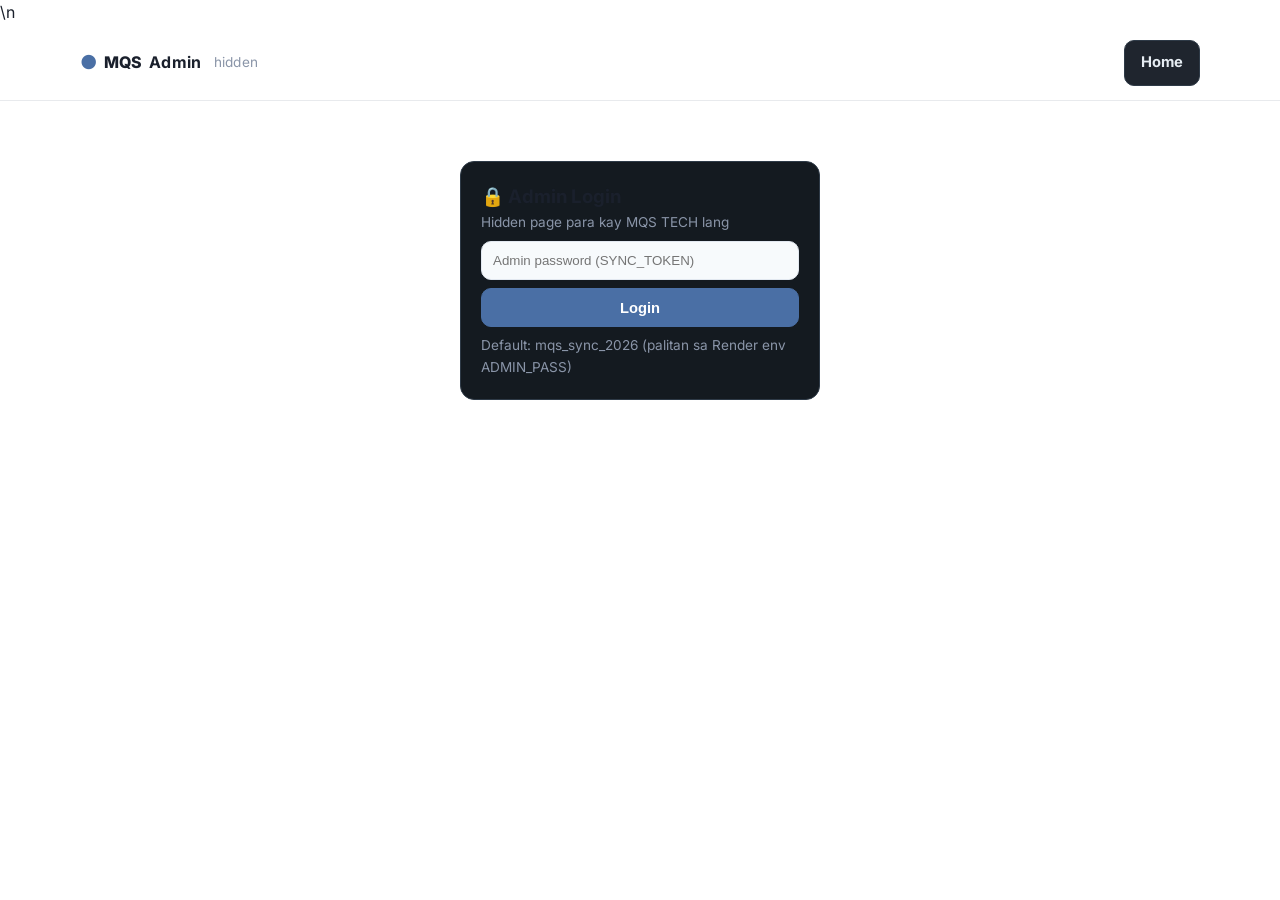
<file: website/admin.html>
﻿<!DOCTYPE html>
<html lang="tl">
<head>
<meta charset="UTF-8"><meta name="viewport" content="width=device-width, initial-scale=1.0">
<title>MQS Admin — Hidden</title>
<link href="https://fonts.googleapis.com/css2?family=Inter:wght@400;600;700&display=swap" rel="stylesheet">
<link rel="stylesheet" href="style.css">\n<link rel="stylesheet" href="light.css">
<style>
.wrap{max-width:1000px;margin:20px auto;padding:0 20px}
.card{background:var(--card);border:1px solid var(--border);border-radius:14px;padding:16px;margin-bottom:12px}
table{width:100%;border-collapse:collapse;font-size:.9rem}
th,td{padding:8px;border-bottom:1px solid var(--border);text-align:left}
th{color:var(--text2);font-size:.8rem}
.badge{padding:2px 8px;border-radius:999px;font-size:.75rem;font-weight:700}
.badge.trial{background:#1a2e1a;color:var(--green);border:1px solid var(--green)}
.badge.expired{background:#3a1f1f;color:#ffb4b4;border:1px solid var(--red)}
.badge.paid{background:#1a2e3a;color:#7fb8ff;border:1px solid var(--accent2)}
.login-box{max-width:360px;margin:60px auto;padding:20px;background:var(--card);border:1px solid var(--border);border-radius:14px}
.login-box input{width:100%;background:var(--card2);border:1px solid var(--border);color:var(--text);padding:11px;border-radius:10px;margin:8px 0}
</style>
</head>
<body class="landing-light">
<nav class="nav"><div class="nav-inner"><a class="brand" href="/"><span class="dot">●</span> MQS <strong>Admin</strong> <span class="ver">hidden</span></a><a class="btn ghost" href="/">Home</a></div></nav>
<div id="login" class="login-box">
  <h3>🔒 Admin Login</h3><p class="small muted">Hidden page para kay MQS TECH lang</p>
  <input id="pass" type="password" placeholder="Admin password (SYNC_TOKEN)">
  <button class="btn primary full" onclick="doLogin()">Login</button>
  <p class="small muted" style="margin-top:8px">Default: mqs_sync_2026 (palitan sa Render env ADMIN_PASS)</p>
</div>
<div id="panel" class="wrap" style="display:none">
  <div class="card" style="border-color:var(--accent2)">
    <h3>🔒 Change Admin Password (hidden)</h3>
    <p class="small muted">Para di mapasok ng iba — palitan mo admin pass ng /mqs-admin. Hindi bawal kay Meta, sa atin to.</p>
    <div style="display:grid;grid-template-columns:1fr 1fr;gap:8px;margin-top:8px">
      <input id="old_pass" type="password" placeholder="Old password" style="background:var(--card2);border:1px solid var(--border);color:var(--text);padding:10px;border-radius:8px">
      <input id="new_pass" type="password" placeholder="New password (min 6)" style="background:var(--card2);border:1px solid var(--border);color:var(--text);padding:10px;border-radius:8px">
    </div>
    <button class="btn primary" style="margin-top:8px" onclick="changeAdminPass()">Change Admin Password →</button>
    <p class="small muted" style="margin-top:6px">Stored in Supabase (persistent) + file — kahit mag-deploy, andun pa.</p>
  </div>
  <div class="card">
    <h3>Customers — <span id="count"></span></h3>
    <p class="small muted">Lahat ng nag-register / trial. Click para i-manage. “Reset Pass” pag nakalimutan ni customer.</p>
    <table><thead><tr><th>Email</th><th>Balsa</th><th>Page</th><th>Plan</th><th>Trial</th><th>Created</th><th>Action</th></tr></thead><tbody id="tbody"></tbody></table>
  </div>
  <div class="card">
    <h3>Stats</h3>
    <div id="stats" class="small muted"></div>
  </div>
</div>
<script>
let token='';
async function doLogin(){
  const p=document.getElementById('pass').value;
  const r=await fetch('/api/admin/login',{method:'POST',headers:{'Content-Type':'application/json'},body:JSON.stringify({password:p})});
  const j=await r.json();
  if(j.ok){ token=p; document.getElementById('login').style.display='none'; document.getElementById('panel').style.display='block'; load(); } else alert(j.error||'Wrong password');
}
async function load(){
  const r=await fetch('/api/admin/users',{headers:{'X-ADMIN-TOKEN':token}});
  const j=await r.json();
  if(!j.ok) return alert(j.error);
  document.getElementById('count').textContent=j.users.length;
  const tb=document.getElementById('tbody'); tb.innerHTML='';
  j.users.forEach(u=>{
    const tr=document.createElement('tr');
    const badge = u.trial_expired ? '<span class="badge expired">expired</span>' : '<span class="badge trial">'+u.trial_hours_left+'h left</span>';
    const planBadge = u.plan==='trial' ? badge : '<span class="badge paid">'+u.plan+'</span>';
    const pageInfo = u.page_connected ? `<span style="color:#5fb078">✅ ${u.page_name||u.page_id.slice(0,6)}</span>` : `<span style="color:#ff8a8a">❌ not connected</span> <button onclick="setPage('${u.id}')" style="padding:2px 6px;border-radius:4px;background:var(--accent2);color:#fff;border:none;cursor:pointer;font-size:.75rem">Set Token</button>`;
    tr.innerHTML=`<td>${u.email}</td><td>${u.balsa_name}</td><td>${pageInfo}</td><td>${planBadge}</td><td>${u.trial_expired?'expired':u.trial_hours_left+'h'}</td><td>${u.created_at}</td><td><button onclick="ext('${u.id}')" style="padding:4px 8px;border-radius:6px;border:1px solid var(--border);background:var(--card2);color:var(--text);cursor:pointer">+7 days</button> <button onclick="resetPass('${u.id}','${u.email}')" style="padding:4px 8px;border-radius:6px;background:var(--accent2);color:#fff;border:none;cursor:pointer">Reset Pass</button> <button onclick="del('${u.id}')" style="padding:4px 8px;border-radius:6px;background:var(--red);color:#fff;border:none;cursor:pointer">Del</button></td>`;
    tb.appendChild(tr);
  });
  document.getElementById('stats').textContent='Total: '+j.users.length+' • Trial: '+j.stats.trial+' • Expired: '+j.stats.expired+' • Paid: '+j.stats.paid;
}
async function ext(id){
  const r=await fetch('/api/admin/extend',{method:'POST',headers:{'Content-Type':'application/json','X-ADMIN-TOKEN':token},body:JSON.stringify({user_id:id, days:7})});
  const j=await r.json(); if(j.ok) load(); else alert(j.error);
}
async function del(id){
  if(!confirm('Delete user?')) return;
  const r=await fetch('/api/admin/delete',{method:'POST',headers:{'Content-Type':'application/json','X-ADMIN-TOKEN':token},body:JSON.stringify({user_id:id})});
  const j=await r.json(); if(j.ok) load(); else alert(j.error);
}
async function setPage(id){
  const token2=prompt('Paste Page Access Token for this user (from Meta Developer):');
  if(!token2) return;
  const pid=prompt('Page ID (find at findmyfbid.com or from Graph API):')||'';
  const r=await fetch('/api/admin/set-page',{method:'POST',headers:{'Content-Type':'application/json','X-ADMIN-TOKEN':token},body:JSON.stringify({user_id:id, page_id:pid, page_access_token:token2})});
  const j=await r.json(); if(j.ok) load(); else alert(j.error||'Failed');
}
async function changeAdminPass(){
  const oldp=document.getElementById('old_pass').value;
  const newp=document.getElementById('new_pass').value;
  if(!newp||newp.length<6) return alert('New password min 6 chars');
  const r=await fetch('/api/admin/change-password',{method:'POST',headers:{'Content-Type':'application/json','X-ADMIN-TOKEN':token},body:JSON.stringify({old_password:oldp, new_password:newp})});
  const j=await r.json(); if(j.ok){ alert('Admin password changed! Next login gamitin new pass.'); document.getElementById('old_pass').value=''; document.getElementById('new_pass').value=''; token=newp; } else alert(j.error||'Failed');
}
async function resetPass(id,email){
  const np=prompt('New password for '+email+' (min 6, sabihin sa customer):');
  if(!np||np.length<6) return alert('Min 6 chars');
  const r=await fetch('/api/admin/reset-user-password',{method:'POST',headers:{'Content-Type':'application/json','X-ADMIN-TOKEN':token},body:JSON.stringify({user_id:id, new_password:np})});
  const j=await r.json(); if(j.ok) alert('Password reset! New: '+np+' — sabihin kay '+email); else alert(j.error||'Failed');
}
</script>
</body>
</html>
</file>
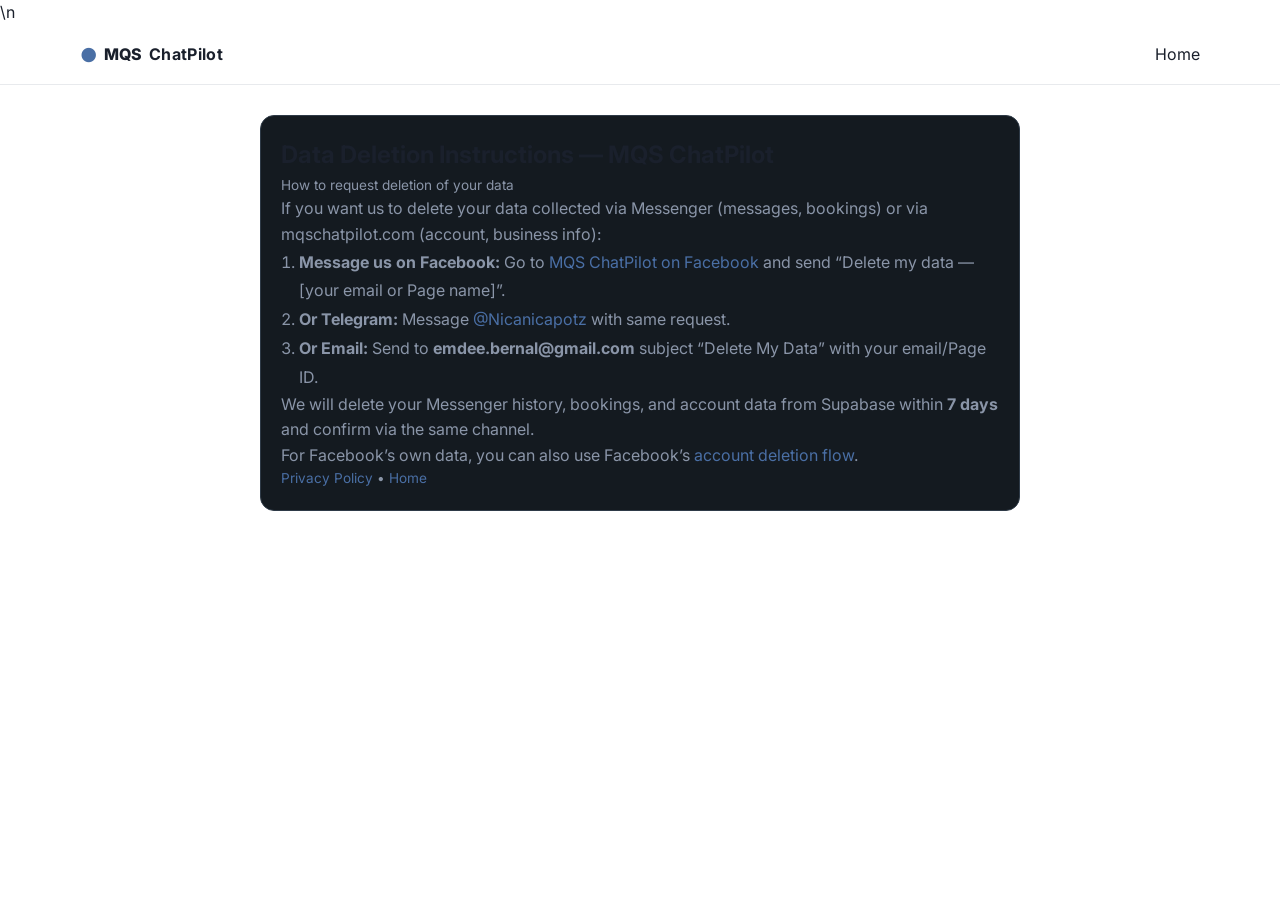
<file: website/data-deletion.html>
﻿<!DOCTYPE html>
<html lang="en">
<head>
<meta charset="UTF-8"><meta name="viewport" content="width=device-width, initial-scale=1.0">
<title>Data Deletion Instructions — MQS ChatPilot</title>
<link href="https://fonts.googleapis.com/css2?family=Inter:wght@400;600;700&display=swap" rel="stylesheet">
<link rel="stylesheet" href="style.css">\n<link rel="stylesheet" href="light.css">
</head>
<body class="landing-light">
<nav class="nav"><div class="nav-inner"><a class="brand" href="/"><span class="dot">●</span> MQS <strong>ChatPilot</strong></a><a href="/">Home</a></div></nav>
<div style="max-width:800px;margin:30px auto;padding:0 20px">
<div style="background:var(--card);border:1px solid var(--border);border-radius:14px;padding:20px">
<h2>Data Deletion Instructions — MQS ChatPilot</h2>
<p class="small muted">How to request deletion of your data</p>
<p style="color:var(--text2)">If you want us to delete your data collected via Messenger (messages, bookings) or via mqschatpilot.com (account, business info):</p>
<ol style="color:var(--text2);margin-left:18px;line-height:1.8">
<li><strong>Message us on Facebook:</strong> Go to <a href="https://www.facebook.com/profile.php?id=61553767379827" target="_blank" style="color:var(--accent2)">MQS ChatPilot on Facebook</a> and send “Delete my data — [your email or Page name]”.</li>
<li><strong>Or Telegram:</strong> Message <a href="https://t.me/Nicanicapotz" target="_blank" style="color:var(--accent2)">@Nicanicapotz</a> with same request.</li>
<li><strong>Or Email:</strong> Send to <strong>emdee.bernal@gmail.com</strong> subject “Delete My Data” with your email/Page ID.</li>
</ol>
<p style="color:var(--text2)">We will delete your Messenger history, bookings, and account data from Supabase within <strong>7 days</strong> and confirm via the same channel.</p>
<p style="color:var(--text2)">For Facebook’s own data, you can also use Facebook’s <a href="https://www.facebook.com/help/delete_account" target="_blank" style="color:var(--accent2)">account deletion flow</a>.</p>
<p class="small muted"><a href="/privacy" style="color:var(--accent2)">Privacy Policy</a> • <a href="/" style="color:var(--accent2)">Home</a></p>
</div>
</div>
</body>
</html>
</file>
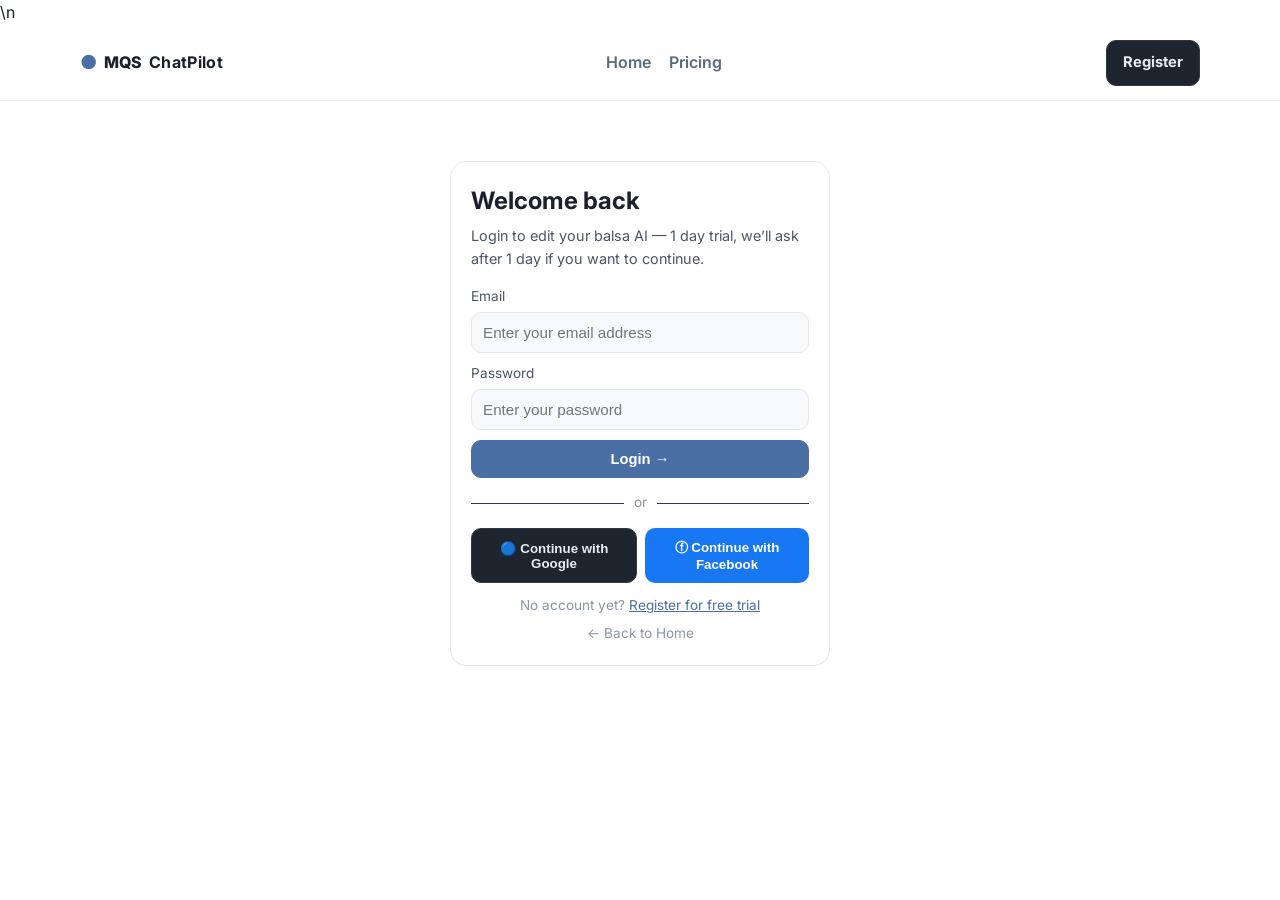
<file: website/login.html>
﻿<!DOCTYPE html>
<html lang="en">
<head>
<meta charset="UTF-8"><meta name="viewport" content="width=device-width, initial-scale=1.0">
<title>Login — MQS ChatPilot</title>
<link href="https://fonts.googleapis.com/css2?family=Inter:wght@400;600;700;800&display=swap" rel="stylesheet">
<link rel="stylesheet" href="style.css">\n<link rel="stylesheet" href="light.css">
<style>
.auth-page{max-width:420px;margin:40px auto;padding:20px}
.auth-card{background:var(--card);border:1px solid var(--border);border-radius:16px;padding:20px}
.auth-card h2{margin-bottom:4px}
.auth-card .sub{color:var(--text2);font-size:.9rem;margin-bottom:16px}
.auth-card label{font-size:.85rem;color:var(--text2);display:flex;flex-direction:column;gap:4px;margin-bottom:10px}
.auth-card input{background:var(--card2);border:1px solid var(--border);color:var(--text);padding:11px;border-radius:10px;font-size:.95rem}
.divider{display:flex;align-items:center;gap:10px;margin:14px 0;color:var(--text2);font-size:.85rem}
.divider::before,.divider::after{content:"";flex:1;height:1px;background:var(--border)}
.oauth{display:flex;gap:8px}
.oauth button{flex:1;padding:11px;border-radius:10px;font-weight:700;cursor:pointer;border:1px solid var(--border)}
.oauth .g{background:var(--card2);color:var(--text)}
.oauth .f{background:#1877F2;color:#fff;border:none}
.err{background:#3a1f1f;border:1px solid var(--red);color:#ffb4b4;padding:8px;border-radius:8px;font-size:.85rem;display:none;margin-bottom:10px}
</style>
</head>
<body class="landing-light">
<nav class="nav"><div class="nav-inner"><a class="brand" href="/"><span class="dot">●</span> MQS <strong>ChatPilot</strong></a><div class="nav-links"><a href="/">Home</a><a href="/#pricing">Pricing</a></div><div class="nav-cta"><a class="btn ghost" href="/register">Register</a></div></div></nav>
<div class="auth-page">
  <div class="auth-card">
    <h2>Welcome back</h2><p class="sub">Login to edit your balsa AI — 1 day trial, we’ll ask after 1 day if you want to continue.</p>
    <div id="err" class="err"></div>
    <label>Email <input id="email" type="email" placeholder="Enter your email address"></label>
    <label>Password <input id="pass" type="password" placeholder="Enter your password"></label>
    <button class="btn primary full" onclick="doLogin()">Login →</button>
    <div class="divider">or</div>
    <div class="oauth">
      <button class="g" onclick="oauth('google')">🔵 Continue with Google</button>
      <button class="f" onclick="oauth('facebook')">ⓕ Continue with Facebook</button>
    </div>
    <p class="small" style="margin-top:12px;text-align:center">No account yet? <a href="/register" style="color:var(--accent2);text-decoration:underline">Register for free trial</a></p>
    <p class="small" style="text-align:center;margin-top:6px"><a href="/" style="color:var(--text2)">← Back to Home</a></p>
  </div>
</div>
<script>
function showErr(m){const e=document.getElementById('err');e.textContent=m;e.style.display='block'}
async function doLogin(){
  const email=document.getElementById('email').value.trim();
  const pass=document.getElementById('pass').value;
  if(!email||!pass) return showErr('Please enter email and password');
  const r=await fetch('/api/login',{method:'POST',headers:{'Content-Type':'application/json'},body:JSON.stringify({email, password:pass})});
  const j=await r.json();
  if(j.ok){ location.href='/dashboard'; } else showErr(j.error||'Login failed');
}
async function oauth(p){
  const email=prompt('Mock '+p+' login — enter your email (trial instantly):');
  if(!email) return;
  const r=await fetch('/api/oauth',{method:'POST',headers:{'Content-Type':'application/json'},body:JSON.stringify({provider:p, email})});
  const j=await r.json();
  if(j.ok) location.href='/dashboard'; else showErr(j.error||'OAuth failed');
}
</script>
</body>
</html>
</file>
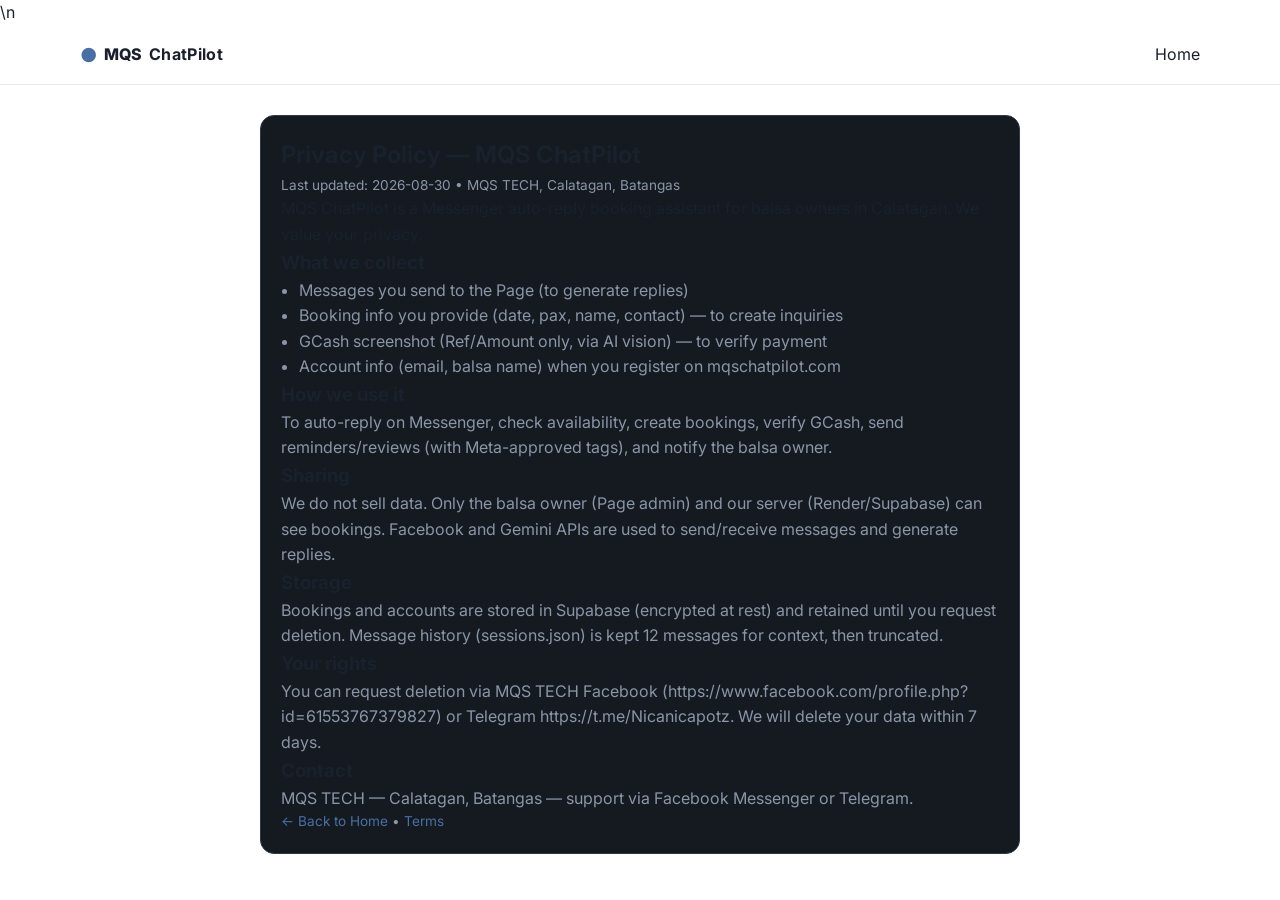
<file: website/privacy.html>
﻿<!DOCTYPE html>
<html lang="en">
<head>
<meta charset="UTF-8"><meta name="viewport" content="width=device-width, initial-scale=1.0">
<title>Privacy Policy — MQS ChatPilot</title>
<link href="https://fonts.googleapis.com/css2?family=Inter:wght@400;600;700&display=swap" rel="stylesheet">
<link rel="stylesheet" href="style.css">\n<link rel="stylesheet" href="light.css">
</head>
<body class="landing-light">
<nav class="nav"><div class="nav-inner"><a class="brand" href="/"><span class="dot">●</span> MQS <strong>ChatPilot</strong></a><a href="/">Home</a></div></nav>
<div style="max-width:800px;margin:30px auto;padding:0 20px">
<div style="background:var(--card);border:1px solid var(--border);border-radius:14px;padding:20px">
<h2>Privacy Policy — MQS ChatPilot</h2>
<p class="small muted">Last updated: 2026-08-30 • MQS TECH, Calatagan, Batangas</p>
<p>MQS ChatPilot is a Messenger auto-reply booking assistant for balsa owners in Calatagan. We value your privacy.</p>
<h3>What we collect</h3>
<ul style="color:var(--text2);margin-left:18px">
<li>Messages you send to the Page (to generate replies)</li>
<li>Booking info you provide (date, pax, name, contact) — to create inquiries</li>
<li>GCash screenshot (Ref/Amount only, via AI vision) — to verify payment</li>
<li>Account info (email, balsa name) when you register on mqschatpilot.com</li>
</ul>
<h3>How we use it</h3>
<p style="color:var(--text2)">To auto-reply on Messenger, check availability, create bookings, verify GCash, send reminders/reviews (with Meta-approved tags), and notify the balsa owner.</p>
<h3>Sharing</h3>
<p style="color:var(--text2)">We do not sell data. Only the balsa owner (Page admin) and our server (Render/Supabase) can see bookings. Facebook and Gemini APIs are used to send/receive messages and generate replies.</p>
<h3>Storage</h3>
<p style="color:var(--text2)">Bookings and accounts are stored in Supabase (encrypted at rest) and retained until you request deletion. Message history (sessions.json) is kept 12 messages for context, then truncated.</p>
<h3>Your rights</h3>
<p style="color:var(--text2)">You can request deletion via MQS TECH Facebook (https://www.facebook.com/profile.php?id=61553767379827) or Telegram https://t.me/Nicanicapotz. We will delete your data within 7 days.</p>
<h3>Contact</h3>
<p style="color:var(--text2)">MQS TECH — Calatagan, Batangas — support via Facebook Messenger or Telegram.</p>
<p class="small muted"><a href="/" style="color:var(--accent2)">← Back to Home</a> • <a href="/terms" style="color:var(--accent2)">Terms</a></p>
</div>
</div>
</body>
</html>
</file>
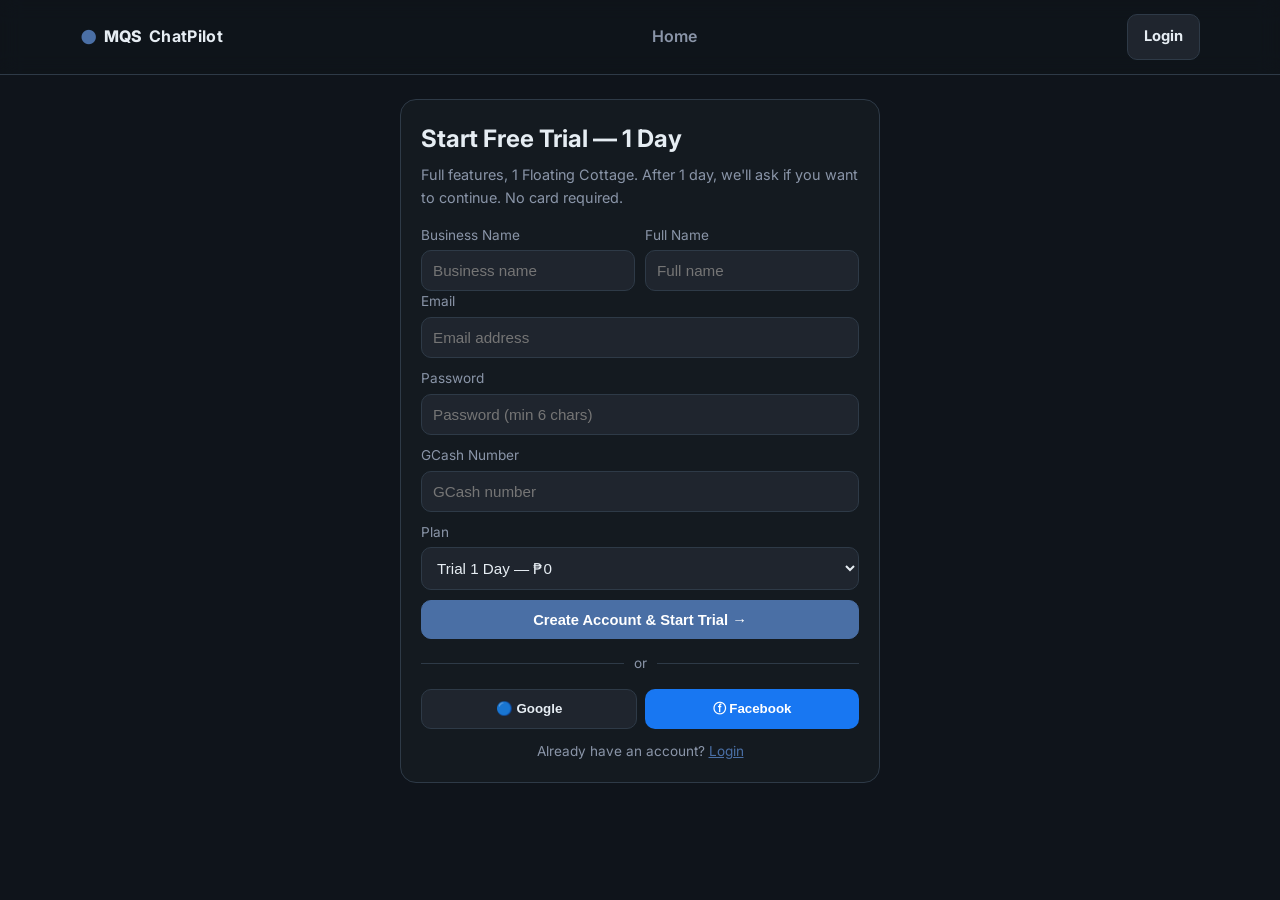
<file: website/register.html>
﻿<!DOCTYPE html>
<html lang="en">
<head>
<meta charset="UTF-8"><meta name="viewport" content="width=device-width, initial-scale=1.0">
<title>Register Free Trial — MQS ChatPilot</title>
<link href="https://fonts.googleapis.com/css2?family=Inter:wght@400;600;700;800&display=swap" rel="stylesheet">
<link rel="stylesheet" href="style.css?v=3">
<style>
.auth-page{width:92%;max-width:480px;margin:24px auto;padding:0;box-sizing:border-box}
.auth-card{background:var(--card);border:1px solid var(--border);border-radius:16px;padding:20px;overflow:hidden;box-sizing:border-box}
.auth-card h2{margin-bottom:4px}
.auth-card .sub{color:var(--text2);font-size:.9rem;margin-bottom:16px}
.auth-card label{font-size:.85rem;color:var(--text2);display:flex;flex-direction:column;gap:4px;margin-bottom:10px;min-width:0}
.auth-card input,.auth-card select{background:var(--card2);border:1px solid var(--border);color:var(--text);padding:11px;border-radius:10px;font-size:.95rem;width:100%;box-sizing:border-box;min-width:0}
.divider{display:flex;align-items:center;gap:10px;margin:14px 0;color:var(--text2);font-size:.85rem}
.divider::before,.divider::after{content:"";flex:1;height:1px;background:var(--border)}
.oauth{display:flex;gap:8px}
.oauth button{flex:1;padding:11px;border-radius:10px;font-weight:700;cursor:pointer;border:1px solid var(--border)}
.oauth .g{background:var(--card2);color:var(--text)}
.oauth .f{background:#1877F2;color:#fff;border:none}
.err{background:#3a1f1f;border:1px solid var(--red);color:#ffb4b4;padding:8px;border-radius:8px;font-size:.85rem;display:none;margin-bottom:10px}
.grid2{display:grid;grid-template-columns:1fr 1fr;gap:10px;min-width:0;align-items:end}
.grid2 label{margin-bottom:0}
@media(max-width:700px){ .auth-page{width:94%;padding:0;margin:12px auto} .auth-card{padding:16px} .grid2{grid-template-columns:1fr !important;gap:0 !important} .grid2 label{margin-bottom:10px} .auth-card input,.auth-card select{font-size:16px} }
</style>
</head>
<body class="landing-light">
<nav class="nav"><div class="nav-inner"><a class="brand" href="/"><span class="dot">●</span> MQS <strong>ChatPilot</strong></a><div class="nav-links"><a href="/">Home</a></div><div class="nav-cta"><a class="btn ghost" href="/login">Login</a></div></div></nav>
<div class="auth-page">
  <div class="auth-card">
    <h2>Start Free Trial — 1 Day</h2><p class="sub">Full features, 1 Floating Cottage. After 1 day, we'll ask if you want to continue. No card required.</p>
    <div id="err" class="err"></div>
    <div class="grid2">
      <label>Business Name <input id="balsa" placeholder="Business name"></label>
      <label>Full Name <input id="name" placeholder="Full name"></label>
    </div>
    <label>Email <input id="email" type="email" placeholder="Email address"></label>
    <label>Password <input id="pass" type="password" placeholder="Password (min 6 chars)"></label>
    <label>GCash Number <input id="gcash" placeholder="GCash number"></label>
    <label>Plan
      <select id="plan">
        <option value="trial">Trial 1 Day — ₱0</option>
        <option value="1month">1 Month — ₱499</option>
        <option value="6months">6 Months — ₱2,499 (save ₱495)</option>
        <option value="1year">1 Year — ₱4,990 (save ₱998)</option>
      </select>
    </label>
    <button class="btn primary full" onclick="doReg()">Create Account & Start Trial →</button>
    <div class="divider">or</div>
    <div class="oauth">
      <button class="g" onclick="oauth('google')">🔵 Google</button>
      <button class="f" onclick="oauth('facebook')">ⓕ Facebook</button>
    </div>
    <p class="small" style="margin-top:12px;text-align:center">Already have an account? <a href="/login" style="color:var(--accent2);text-decoration:underline">Login</a></p>
  </div>
</div>
<script>
function showErr(m){const e=document.getElementById('err');e.textContent=m;e.style.display='block'}
async function doReg(){
  const body={balsa_name:document.getElementById('balsa').value.trim(), name:document.getElementById('name').value.trim(), email:document.getElementById('email').value.trim(), password:document.getElementById('pass').value, gcash:document.getElementById('gcash').value.trim(), plan:document.getElementById('plan').value};
  if(!body.email||!body.password||!body.balsa_name) return showErr('Please enter business name, email and password');
  if(body.password.length<6) return showErr('Password must be at least 6 characters');
  const r=await fetch('/api/register',{method:'POST',headers:{'Content-Type':'application/json'},body:JSON.stringify(body)});
  const j=await r.json();
  if(j.ok){ alert('Trial started! 1 day free — we\'ll ask after 1 day if you want to continue.'); location.href='/dashboard'; } else showErr(j.error||'Register failed');
}
async function oauth(p){
  const email=prompt('Mock '+p+' register — lagay email mo:');
  if(!email) return;
  const balsa=prompt('Balsa name?')||'Balsa ni Trial';
  const r=await fetch('/api/oauth',{method:'POST',headers:{'Content-Type':'application/json'},body:JSON.stringify({provider:p, email, balsa_name:balsa})});
  const j=await r.json();
  if(j.ok) location.href='/dashboard'; else showErr(j.error||'OAuth failed');
}
</script>
</body>
</html>
</file>
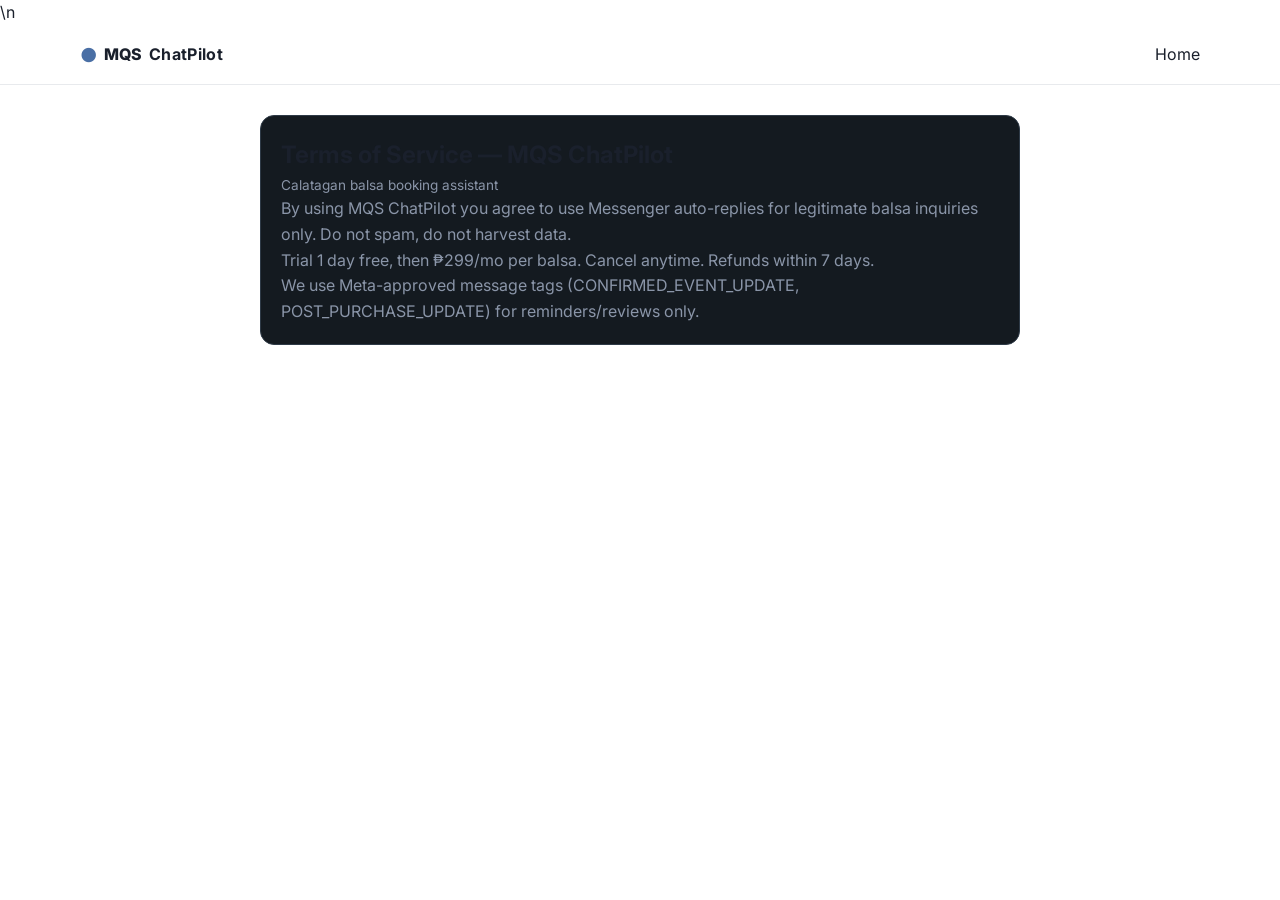
<file: website/terms.html>
﻿<!DOCTYPE html>
<html lang="en">
<head>
<meta charset="UTF-8"><meta name="viewport" content="width=device-width, initial-scale=1.0">
<title>Terms — MQS ChatPilot</title>
<link href="https://fonts.googleapis.com/css2?family=Inter:wght@400;600;700&display=swap" rel="stylesheet">
<link rel="stylesheet" href="style.css">\n<link rel="stylesheet" href="light.css">
</head>
<body class="landing-light">
<nav class="nav"><div class="nav-inner"><a class="brand" href="/"><span class="dot">●</span> MQS <strong>ChatPilot</strong></a><a href="/">Home</a></div></nav>
<div style="max-width:800px;margin:30px auto;padding:0 20px">
<div style="background:var(--card);border:1px solid var(--border);border-radius:14px;padding:20px">
<h2>Terms of Service — MQS ChatPilot</h2>
<p class="small muted">Calatagan balsa booking assistant</p>
<p style="color:var(--text2)">By using MQS ChatPilot you agree to use Messenger auto-replies for legitimate balsa inquiries only. Do not spam, do not harvest data.</p>
<p style="color:var(--text2)">Trial 1 day free, then ₱299/mo per balsa. Cancel anytime. Refunds within 7 days.</p>
<p style="color:var(--text2)">We use Meta-approved message tags (CONFIRMED_EVENT_UPDATE, POST_PURCHASE_UPDATE) for reminders/reviews only.</p>
</div>
</div>
</body>
</html>
</file>
<file: website/style.css>
:root{
  --bg:#0f141b; --card:#141a20; --card2:#1f252e; --card3:#2a3441;
  --border:#2e3a47; --accent:#3a5a7c; --accent2:#4a6fa5;
  --green:#5fb078; --green2:#3d7a4a; --orange:#c9a86a; --red:#a33d3d;
  --text:#e6edf3; --text2:#8a95a8; --muted:#5a6b7a;
}
*{box-sizing:border-box;margin:0;padding:0}
body{font-family:Inter,system-ui,sans-serif;background:var(--bg);color:var(--text);line-height:1.6;overflow-x:hidden}
a{color:inherit;text-decoration:none}
.btn{display:inline-flex;align-items:center;justify-content:center;gap:.4em;padding:.7em 1.1em;border-radius:10px;font-weight:700;font-size:.92rem;cursor:pointer;border:1px solid transparent;transition:.15s}
.btn.primary{background:var(--accent2);color:#fff;border-color:var(--accent2)}
.btn.primary:hover{background:var(--accent);transform:translateY(-1px)}
.btn.ghost{background:var(--card2);color:var(--text);border-color:var(--border)}
.btn.ghost:hover{background:var(--card3)}
.btn.lg{padding:.9em 1.4em;font-size:1rem}
.btn.full{width:100%}
.nav{position:sticky;top:0;z-index:10;background:rgba(15,20,27,.85);backdrop-filter:blur(10px);border-bottom:1px solid var(--border)}
.nav-inner{max-width:1160px;margin:0 auto;padding:14px 20px;display:flex;align-items:center;justify-content:space-between;gap:16px}
.brand{font-weight:800;letter-spacing:.02em;display:flex;gap:.4em;align-items:center}
.brand .dot{color:var(--accent2);font-size:1.2em}
.brand .ver{font-weight:400;color:var(--text2);font-size:.85em;margin-left:.4em}
.nav-links{display:flex;gap:18px}
.nav-links a{color:var(--text2);font-weight:600}
.nav-links a:hover{color:var(--text)}
.nav-cta{display:flex;gap:8px;align-items:center}
.hero{padding:36px 20px 20px}
.hero-inner{max-width:1160px;margin:0 auto;display:grid;grid-template-columns:1.1fr .9fr;gap:28px;align-items:center}
.badge{background:var(--card2);border:1px solid var(--border);color:var(--orange);padding:6px 12px;border-radius:999px;font-size:.8rem;font-weight:700;display:inline-block}
.hero h1{font-size:3rem;line-height:1.05;margin:14px 0}
.hero h1 .accent{color:var(--accent2)}
.sub{color:var(--text2);font-size:1.05rem;max-width:560px}
.hero-cta{display:flex;gap:10px;margin:16px 0;flex-wrap:wrap}
.trust{display:flex;gap:14px;color:var(--text2);font-size:.85rem;margin:8px 0}
.social-proof{display:flex;align-items:center;gap:8px;margin-top:10px;color:var(--text2);font-size:.9rem}
.social-proof img{width:28px;height:28px;border-radius:50%;border:2px solid var(--card)}
.phone{background:var(--card);border:1px solid var(--border);border-radius:18px;overflow:hidden;box-shadow:0 20px 40px rgba(0,0,0,.35)}
.phone-top{padding:12px 14px;background:var(--card2);border-bottom:1px solid var(--border);font-weight:700;display:flex;gap:8px;align-items:center}
.dot2{width:10px;height:10px;border-radius:50%;background:var(--green);display:inline-block}
.chat{padding:14px;display:flex;flex-direction:column;gap:10px;min-height:260px;background:var(--card)}
.msg{padding:10px 12px;border-radius:14px;max-width:85%;font-size:.92rem;line-height:1.4}
.msg.user{align-self:flex-end;background:var(--accent2);color:#fff;border-bottom-right-radius:4px}
.msg.bot{align-self:flex-start;background:var(--card2);color:var(--text);border:1px solid var(--border);border-bottom-left-radius:4px}
.msg.typing{opacity:.9}
.phone-stats{display:flex;justify-content:space-around;padding:10px;background:var(--card2);border-top:1px solid var(--border);font-size:.8rem;color:var(--text2);font-weight:600}
.card.float{margin-top:12px;background:var(--card2);border:1px solid var(--border);padding:10px 14px;border-radius:12px;color:var(--green);font-weight:700}
.section{max-width:1160px;margin:0 auto;padding:28px 20px}
.section h2{font-size:1.9rem;margin-bottom:6px}
.section h2 span{color:var(--text2);font-weight:400;font-size:1rem}
.grid{display:grid;grid-template-columns:repeat(3,1fr);gap:14px;margin-top:14px}
.feat{background:var(--card);border:1px solid var(--border);border-radius:14px;padding:16px}
.feat .ico{font-size:1.6rem;margin-bottom:6px}
.feat h3{font-size:1.05rem;margin-bottom:4px}
.feat p{color:var(--text2);font-size:.92rem}
.section.dark{background:var(--card);border-top:1px solid var(--border);border-bottom:1px solid var(--border);max-width:none}
.section.dark h2,.section.dark .center{max-width:1160px;margin-left:auto;margin-right:auto;padding-left:20px;padding-right:20px}
.center{text-align:center}
.muted{color:var(--text2)}
.small{font-size:.85rem;color:var(--text2)}
.pricing{max-width:1160px;margin:14px auto;padding:0 20px;display:grid;grid-template-columns:repeat(4,1fr);gap:14px}
.price{background:var(--card);border:1px solid var(--border);border-radius:16px;padding:18px;display:flex;flex-direction:column;gap:10px}
.price.popular{border-color:var(--accent2);box-shadow:0 0 0 2px rgba(74,111,165,.25);transform:translateY(-4px)}
.pop{background:var(--accent2);color:#fff;font-size:.75rem;font-weight:800;padding:4px 8px;border-radius:999px;align-self:flex-start}
.amt{font-size:2rem;font-weight:800}
.amt small{font-size:.9rem;color:var(--text2);font-weight:400}
.price ul{list-style:none;display:flex;flex-direction:column;gap:6px;color:var(--text2);font-size:.9rem}
.price ul li::before{content:"✓ ";color:var(--green);font-weight:800}
.demo{max-width:1160px;margin:14px auto;padding:0 20px;display:grid;grid-template-columns:1fr 1fr;gap:16px}
.demo-form,.demo-preview{background:var(--card);border:1px solid var(--border);border-radius:14px;padding:16px}
.demo-form h3,.preview-top{font-weight:800;margin-bottom:10px}
.demo-form label{display:flex;flex-direction:column;gap:4px;font-size:.85rem;color:var(--text2);margin-bottom:8px}
.demo-form input{background:var(--card2);border:1px solid var(--border);color:var(--text);padding:10px;border-radius:10px;font-size:.9rem}
.auth{display:flex;gap:8px;margin:10px 0}
.preview-top{padding-bottom:8px;border-bottom:1px solid var(--border)}
.demo-preview .chat{min-height:220px;max-height:300px;overflow:auto}
.preview-actions{display:flex;gap:6px;flex-wrap:wrap;margin-top:10px}
.note{margin-top:10px;background:var(--card2);padding:8px;border-radius:10px;color:var(--text2);font-size:.85rem}
.faq{max-width:1160px;margin:0 auto;padding:0 20px;display:flex;flex-direction:column;gap:10px}
.faq details{background:var(--card);border:1px solid var(--border);border-radius:12px;padding:14px}
.faq summary{font-weight:700;cursor:pointer}
.faq p{color:var(--text2);margin-top:6px}
.footer{border-top:1px solid var(--border);padding:16px 20px;background:var(--card);margin-top:20px}
.foot-inner{max-width:1160px;margin:0 auto;display:flex;justify-content:space-between;gap:12px;flex-wrap:wrap;color:var(--text2);font-size:.9rem}
.foot-inner a{color:var(--text2);text-decoration:underline}
@media(max-width:900px){
  .hero-inner{grid-template-columns:1fr}
  .grid{grid-template-columns:1fr 1fr}
  .pricing{grid-template-columns:1fr 1fr}
  .demo{grid-template-columns:1fr}
  .nav-links{display:none}
}
@media(max-width:560px){
  .grid,.pricing{grid-template-columns:1fr}
  .hero h1{font-size:2.2rem}
  .nav-inner{padding:10px 12px;gap:8px}
  .brand{font-size:.95rem}
  .nav-cta .btn{white-space:nowrap;padding:10px 12px;font-size:.82rem;min-height:44px}
  .nav-cta{gap:6px}
}
</file>
<file: website/light.css>
/* Light clean like Botcake - for landing only */
body.landing-light{background:#ffffff;color:#1a202c}
body.landing-light .nav{background:rgba(255,255,255,.9);border-bottom:1px solid #e8eaed;backdrop-filter:blur(10px)}
body.landing-light .nav .brand{color:#1a202c}
body.landing-light .nav-links a{color:#5a6b7a}
body.landing-light .nav-links a:hover{color:#1a202c}
body.landing-light .hero{background:#ffffff}
body.landing-light .hero h1{color:#0f141b}
body.landing-light .hero h1 .accent{color:#2b6cb0}
body.landing-light .sub{color:#4a5568}
body.landing-light .badge{background:#ebf8ff;border-color:#bee3f8;color:#2b6cb0}
body.landing-light .trust{color:#718096}
body.landing-light .phone{background:#fff;border-color:#e2e8f0;box-shadow:0 20px 40px rgba(0,0,0,.08)}
body.landing-light .phone-top{background:#f7fafc;border-color:#e2e8f0;color:#2d3748}
body.landing-light .chat{background:#fff}
body.landing-light .msg.bot{background:#edf2f7;border-color:#e2e8f0;color:#2d3748}
body.landing-light .phone-stats{background:#f7fafc;border-color:#e2e8f0;color:#718096}
body.landing-light .card.float{background:#fff;border-color:#e2e8f0;box-shadow:0 4px 12px rgba(0,0,0,.06)}
body.landing-light .section{background:#fff}
body.landing-light .section.dark{background:#f7fafc;border-color:#e2e8f0}
body.landing-light .feat{background:#fff;border-color:#e2e8f0}
body.landing-light .feat p{color:#718096}
body.landing-light .price{background:#fff;border-color:#e2e8f0}
body.landing-light .demo-form,.landing-light .demo-preview{background:#fff;border-color:#e2e8f0}
body.landing-light .faq details{background:#fff;border-color:#e2e8f0}
body.landing-light .faq summary{color:#1a202c}
body.landing-light .faq p{color:#4a5568}
body.landing-light .footer{background:#f7fafc;border-color:#e2e8f0;color:#718096}
/* Auth + Dashboard + Admin light */
body.landing-light .auth-card{background:#fff;border-color:#e2e8f0}
body.landing-light .auth-card input, body.landing-light .auth-card select{background:#f7fafc;border-color:#e2e8f0;color:#1a202c}
body.landing-light .auth-card label{color:#4a5568}
body.landing-light .dash .side{background:#fff;border-color:#e2e8f0}
body.landing-light .dash .main{background:#fff;border-color:#e2e8f0}
body.landing-light .card2{background:#f7fafc;border-color:#e2e8f0}
body.landing-light .banner.trial{background:#ebf8ff;border-color:#90cdf4;color:#2b6cb0}
body.landing-light input, body.landing-light textarea, body.landing-light select{background:#f7fafc;border-color:#e2e8f0;color:#1a202c}
body.landing-light .demo-form input, body.landing-light .demo-preview{background:#fff;border-color:#e2e8f0}
</file>
